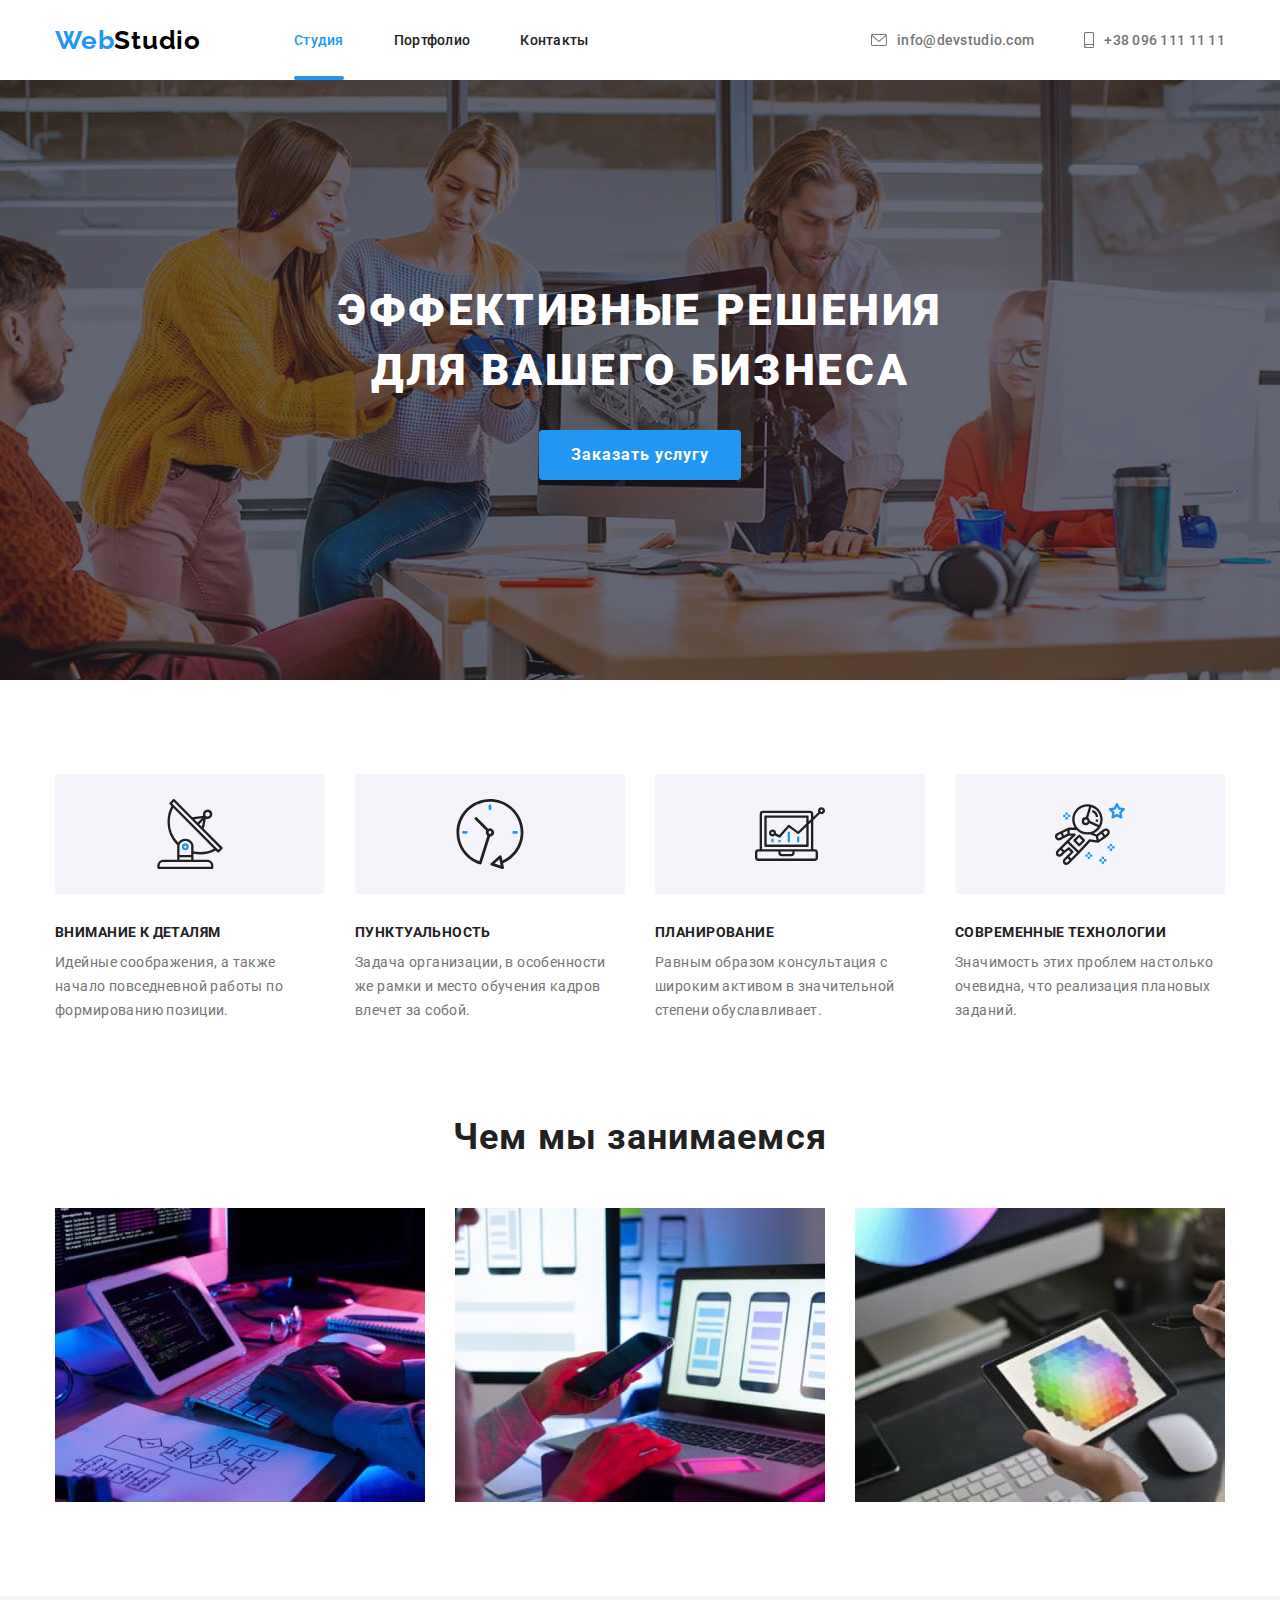
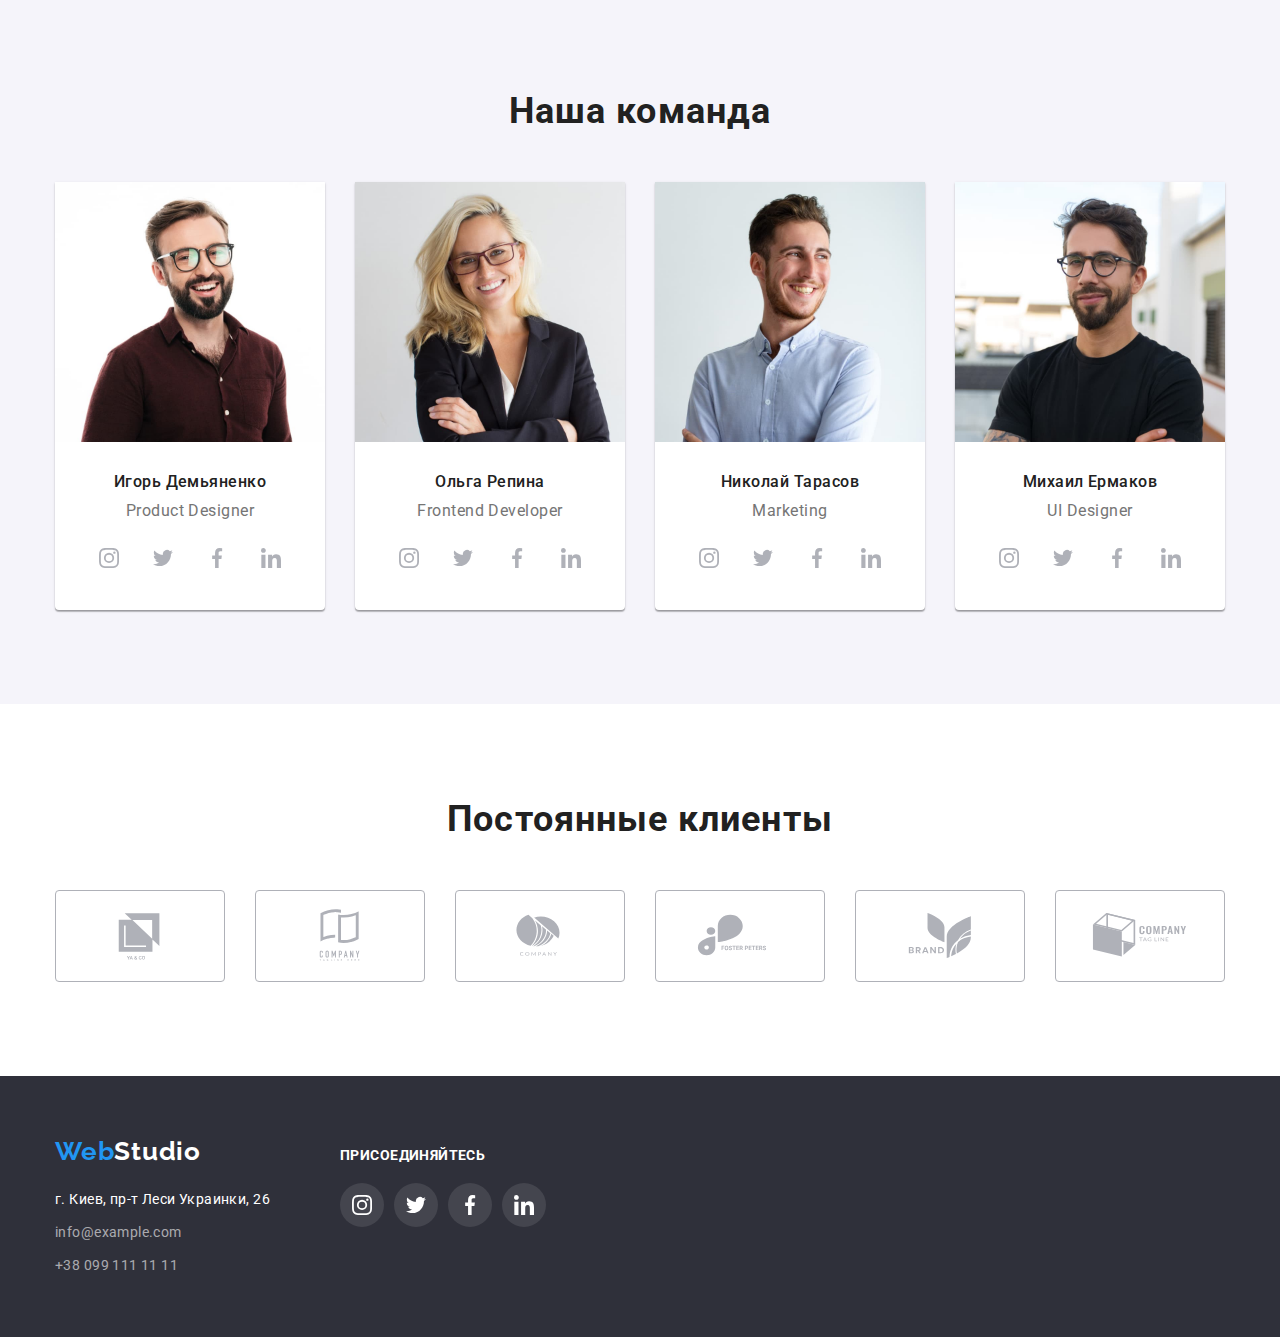
<file: index.html>
<!DOCTYPE html>
<html lang="ru">
  <head>
    <meta charset="UTF-8" />
    <meta http-equiv="X-UA-Compatible" content="IE=edge" />
    <meta name="viewport" content="width=device-width, initial-scale=1.0" />
    <title>WebStudio</title>
    <!-- Normalize start -->
    <link
      rel="stylesheet"
      href="https://cdnjs.cloudflare.com/ajax/libs/modern-normalize/1.1.0/modern-normalize.min.css"
    />
    <!-- Normalize end -->
    <!-- Fonts start -->
    <link rel="preconnect" href="https://fonts.googleapis.com" />
    <link rel="preconnect" href="https://fonts.gstatic.com" crossorigin />
    <link
      href="https://fonts.googleapis.com/css2?family=Raleway:wght@700&family=Roboto:wght@400;500;700;900&display=swap"
      rel="stylesheet"
    />
    <!-- Fonts end -->
    <!-- Custom styles start -->
    <link rel="stylesheet" href="./css/styles.css" />
    <!-- Custom styles end -->
  </head>

  <body>
    <!-- Header section -->
    <header>
      <div class="container header-container">
        <a class="header-logo logo link" href="./index.html"
          >Web<span class="span-header-logo">Studio</span></a
        >

        <nav class="header-nav">
          <ul class="header-nav-list list">
            <li class="header-nav-item">
              <a class="nav-link nav-link-current link" href="./index.html">Студия</a>
            </li>
            <li class="header-nav-item">
              <a class="nav-link link" href="./portfolio.html">Портфолио</a>
            </li>
            <li class="header-nav-item">
              <a class="nav-link link" href="#contacts">Контакты</a>
            </li>
          </ul>
        </nav>

        <ul class="header-list list">
          <li class="header-item">
            <a class="header-action link" href="mailto:info@devstudio.com">
              <svg class="header-icon" width="16" height="12">
                <use href="./images/icons/icons.svg#envelope"></use>
              </svg>
              info@devstudio.com</a
            >
          </li>
          <li class="header-item">
            <a class="header-action link" href="tel:+380961111111">
              <svg class="header-icon" width="10" height="16">
                <use href="./images/icons/icons.svg#smartphone"></use>
              </svg>
              +38 096 111 11 11</a
            >
          </li>
        </ul>
      </div>
    </header>
    <!-- Main section -->
    <main>
      <!-- Hero section -->
      <section class="hero hero-section">
        <div class="container">
          <h1 class="hero-title">Эффективные решения для вашего бизнеса</h1>
          <button class="hero-btn" type="button">Заказать услугу</button>
        </div>
      </section>
      <!-- Features section -->
      <section class="section">
        <div class="container">
          <h2 class="visually-hidden">Особенности</h2>
          <ul class="features-icon list">
            <li class="features-thumb">
              <svg class="" width="70" height="70">
                <use href="./images/icons/icons.svg#antenna"></use>
              </svg>
            </li>
            <li class="features-thumb">
              <svg class="" width="70" height="70">
                <use href="./images/icons/icons.svg#clock"></use>
              </svg>
            </li>
            <li class="features-thumb">
              <svg class="" width="70" height="70">
                <use href="./images/icons/icons.svg#diagram"></use>
              </svg>
            </li>
            <li class="features-thumb">
              <svg class="" width="70" height="70">
                <use href="./images/icons/icons.svg#astronaut"></use>
              </svg>
            </li>
          </ul>
          <ul class="features-list list">
            <li class="features-item">
              <h3 class="features-title">Внимание к деталям</h3>
              <p class="features-dsc">
                Идейные соображения, а также начало повседневной работы по формированию позиции.
              </p>
            </li>
            <li class="features-item">
              <h3 class="features-title">Пунктуальность</h3>
              <p class="features-dsc">
                Задача организации, в особенности же рамки и место обучения кадров влечет за собой.
              </p>
            </li>
            <li class="features-item">
              <h3 class="features-title">Планирование</h3>
              <p class="features-dsc">
                Равным образом консультация с широким активом в значительной степени обуславливает.
              </p>
            </li>
            <li class="features-item">
              <h3 class="features-title">Современные технологии</h3>
              <p class="features-dsc">
                Значимость этих проблем настолько очевидна, что реализация плановых заданий.
              </p>
            </li>
          </ul>
        </div>
      </section>
      <!-- What we are doing section -->
      <section class="section work-section">
        <div class="container">
          <h2 class="work-title title">Чем мы занимаемся</h2>
          <ul class="work-list list">
            <li>
              <img
                src="./images/index-html/box-1.jpg"
                alt="Программирование"
                width="370"
                height="294"
              />
            </li>
            <li>
              <img
                src="./images/index-html/box-2.jpg"
                alt="Адаптация сайта"
                width="370"
                height="294"
              />
            </li>
            <li>
              <img src="./images/index-html/box-3.jpg" alt="Вебдизайн" width="370" height="294" />
            </li>
          </ul>
        </div>
      </section>
      <!-- Our team section -->
      <section class="team section">
        <div class="container">
          <h2 class="team-title title">Наша команда</h2>
          <ul class="team-list list">
            <li>
              <div class="team-card">
                <img
                  class="team-photo"
                  src="./images/index-html/product-designer.jpg"
                  alt="Фото продакт дизайнера"
                  width="270"
                  height="260"
                />
                <h3 class="team-item-title">Игорь Демьяненко</h3>
                <p class="team-item-position" lang="en">Product Designer</p>
                <ul class="socials list">
                  <li class="socials-item">
                    <a
                      class="socials-link link"
                      href=""
                      target="_blank"
                      rel="noopener noreferrer"
                      aria-label="instagram"
                    >
                      <svg class="socials-icon" width="20" height="20">
                        <use href="./images/icons/icons.svg#instagram"></use>
                      </svg>
                    </a>
                  </li>
                  <li class="socials-item">
                    <a
                      class="socials-link link"
                      href=""
                      target="_blank"
                      rel="noopener noreferrer"
                      aria-label="twitter"
                    >
                      <svg class="socials-icon" width="20" height="20">
                        <use href="./images/icons/icons.svg#twitter"></use>
                      </svg>
                    </a>
                  </li>
                  <li class="socials-item">
                    <a
                      class="socials-link link"
                      href=""
                      target="_blank"
                      rel="noopener noreferrer"
                      aria-label="facebook"
                    >
                      <svg class="socials-icon" width="20" height="20">
                        <use href="./images/icons/icons.svg#facebook"></use>
                      </svg>
                    </a>
                  </li>
                  <li class="socials-item">
                    <a
                      class="socials-link link"
                      href=""
                      target="_blank"
                      rel="noopener noreferrer"
                      aria-label="linkedin"
                    >
                      <svg class="socials-icon" width="20" height="20">
                        <use href="./images/icons/icons.svg#linkedin"></use>
                      </svg>
                    </a>
                  </li>
                </ul>
              </div>
            </li>
            <li>
              <div class="team-card">
                <img
                  class="team-photo"
                  src="./images/index-html/frontend-developer.jpg"
                  alt="Фото фронтенд разработчика"
                  width="270"
                  height="260"
                />
                <h3 class="team-item-title">Ольга Репина</h3>
                <p class="team-item-position" lang="en">Frontend Developer</p>
                <ul class="socials list">
                  <li class="socials-item">
                    <a
                      class="socials-link link"
                      href=""
                      target="_blank"
                      rel="noopener noreferrer"
                      aria-label="instagram"
                    >
                      <svg class="socials-icon" width="20" height="20">
                        <use href="./images/icons/icons.svg#instagram"></use>
                      </svg>
                    </a>
                  </li>
                  <li class="socials-item">
                    <a
                      class="socials-link link"
                      href=""
                      target="_blank"
                      rel="noopener noreferrer"
                      aria-label="twitter"
                    >
                      <svg class="socials-icon" width="20" height="20">
                        <use href="./images/icons/icons.svg#twitter"></use>
                      </svg>
                    </a>
                  </li>
                  <li class="socials-item">
                    <a
                      class="socials-link link"
                      href=""
                      target="_blank"
                      rel="noopener noreferrer"
                      aria-label="facebook"
                    >
                      <svg class="socials-icon" width="20" height="20">
                        <use href="./images/icons/icons.svg#facebook"></use>
                      </svg>
                    </a>
                  </li>
                  <li class="socials-item">
                    <a
                      class="socials-link link"
                      href=""
                      target="_blank"
                      rel="noopener noreferrer"
                      aria-label="linkedin"
                    >
                      <svg class="socials-icon" width="20" height="20">
                        <use href="./images/icons/icons.svg#linkedin"></use>
                      </svg>
                    </a>
                  </li>
                </ul>
              </div>
            </li>
            <li>
              <div class="team-card">
                <img
                  class="team-photo"
                  src="./images/index-html/marketing.jpg"
                  alt="Фото маркетолога"
                  width="270"
                  height="260"
                />
                <h3 class="team-item-title">Николай Тарасов</h3>
                <p class="team-item-position" lang="en">Marketing</p>
                <ul class="socials list">
                  <li class="socials-item">
                    <a
                      class="socials-link link"
                      href=""
                      target="_blank"
                      rel="noopener noreferrer"
                      aria-label="instagram"
                    >
                      <svg class="socials-icon" width="20" height="20">
                        <use href="./images/icons/icons.svg#instagram"></use>
                      </svg>
                    </a>
                  </li>
                  <li class="socials-item">
                    <a
                      class="socials-link link"
                      href=""
                      target="_blank"
                      rel="noopener noreferrer"
                      aria-label="twitter"
                    >
                      <svg class="socials-icon" width="20" height="20">
                        <use href="./images/icons/icons.svg#twitter"></use>
                      </svg>
                    </a>
                  </li>
                  <li class="socials-item">
                    <a
                      class="socials-link link"
                      href=""
                      target="_blank"
                      rel="noopener noreferrer"
                      aria-label="facebook"
                    >
                      <svg class="socials-icon" width="20" height="20">
                        <use href="./images/icons/icons.svg#facebook"></use>
                      </svg>
                    </a>
                  </li>
                  <li class="socials-item">
                    <a
                      class="socials-link link"
                      href=""
                      target="_blank"
                      rel="noopener noreferrer"
                      aria-label="linkedin"
                    >
                      <svg class="socials-icon" width="20" height="20">
                        <use href="./images/icons/icons.svg#linkedin"></use>
                      </svg>
                    </a>
                  </li>
                </ul>
              </div>
            </li>
            <li>
              <div class="team-card">
                <img
                  class="team-photo"
                  src="./images/index-html/ui-designer.jpg"
                  alt="Фото UI дизайнера"
                  width="270"
                  height="260"
                />
                <h3 class="team-item-title">Михаил Ермаков</h3>
                <p class="team-item-position" lang="en">UI Designer</p>
                <ul class="socials list">
                  <li class="socials-item">
                    <a
                      class="socials-link link"
                      href=""
                      target="_blank"
                      rel="noopener noreferrer"
                      aria-label="instagram"
                    >
                      <svg class="socials-icon" width="20" height="20">
                        <use href="./images/icons/icons.svg#instagram"></use>
                      </svg>
                    </a>
                  </li>
                  <li class="socials-item">
                    <a
                      class="socials-link link"
                      href=""
                      target="_blank"
                      rel="noopener noreferrer"
                      aria-label="twitter"
                    >
                      <svg class="socials-icon" width="20" height="20">
                        <use href="./images/icons/icons.svg#twitter"></use>
                      </svg>
                    </a>
                  </li>
                  <li class="socials-item">
                    <a
                      class="socials-link link"
                      href=""
                      target="_blank"
                      rel="noopener noreferrer"
                      aria-label="facebook"
                    >
                      <svg class="socials-icon" width="20" height="20">
                        <use href="./images/icons/icons.svg#facebook"></use>
                      </svg>
                    </a>
                  </li>
                  <li class="socials-item">
                    <a
                      class="socials-link link"
                      href=""
                      target="_blank"
                      rel="noopener noreferrer"
                      aria-label="linkedin"
                    >
                      <svg class="socials-icon" width="20" height="20">
                        <use href="./images/icons/icons.svg#linkedin"></use>
                      </svg>
                    </a>
                  </li>
                </ul>
              </div>
            </li>
          </ul>
        </div>
      </section>
      <section class="section">
        <div class="container">
          <h2 class="clients-title title">Постоянные клиенты</h2>
          <ul class="clients-list list">
            <li class="clients-item">
              <a
                class="clients-link link"
                href=""
                target="_blank"
                rel="noopener noreferrer"
                aria-label="client-1"
              >
                <svg class="clients-icon" width="106" height="60">
                  <use href="./images/icons/icons.svg#client-1"></use>
                </svg>
              </a>
            </li>
            <li class="clients-item">
              <a
                class="clients-link link"
                href=""
                target="_blank"
                rel="noopener noreferrer"
                aria-label="client-2"
              >
                <svg class="clients-icon" width="106" height="60">
                  <use href="./images/icons/icons.svg#client-2"></use>
                </svg>
              </a>
            </li>
            <li class="clients-item">
              <a
                class="clients-link link"
                href=""
                target="_blank"
                rel="noopener noreferrer"
                aria-label="client-3"
              >
                <svg class="clients-icon" width="106" height="60">
                  <use href="./images/icons/icons.svg#client-3"></use>
                </svg>
              </a>
            </li>
            <li class="clients-item">
              <a
                class="clients-link link"
                href=""
                target="_blank"
                rel="noopener noreferrer"
                aria-label="client-4"
              >
                <svg class="clients-icon" width="106" height="60">
                  <use href="./images/icons/icons.svg#client-4"></use>
                </svg>
              </a>
            </li>
            <li class="clients-item">
              <a
                class="clients-link link"
                href=""
                target="_blank"
                rel="noopener noreferrer"
                aria-label="client-5"
              >
                <svg class="clients-icon" width="106" height="60">
                  <use href="./images/icons/icons.svg#client-5"></use>
                </svg>
              </a>
            </li>
            <li class="clients-item">
              <a
                class="clients-link link"
                href=""
                target="_blank"
                rel="noopener noreferrer"
                aria-label="client-6"
              >
                <svg class="clients-icon" width="106" height="60">
                  <use href="./images/icons/icons.svg#client-6"></use>
                </svg>
              </a>
            </li>
          </ul>
        </div>
      </section>
    </main>
    <!-- Footer section -->
    <footer class="footer" id="contacts">
      <div class="container">
        <div class="footer-box">
          <div class="footer-div">
            <a class="footer-logo logo link" href="./index.html"
              >Web<span class="span-footer-logo">Studio</span></a
            >

            <address>
              <ul class="list">
                <li>
                  <a
                    class="adress-link link"
                    href="https://goo.gl/maps/Vk6udsdynfZgzqQk8"
                    target="_blank"
                    rel="noopener noreferrer"
                    >г. Киев, пр-т Леси Украинки, 26</a
                  >
                </li>
                <li>
                  <a class="adress-mail link" href="mailto:info@example.com">info@example.com</a>
                </li>
                <li>
                  <a class="adress-phone link" href="tel:+380991111111">+38 099 111 11 11</a>
                </li>
              </ul>
            </address>
          </div>

          <div class="footer-div">
            <h2 class="footer-title">присоединяйтесь</h2>
            <ul class="socials list">
              <li>
                <a
                  class="socials-footer-link link"
                  href=""
                  target="_blank"
                  rel="noopener noreferrer"
                  aria-label="instagram"
                >
                  <svg class="social-footer-icon" width="20" height="20">
                    <use href="./images/icons/icons.svg#instagram"></use>
                  </svg>
                </a>
              </li>
              <li>
                <a
                  class="socials-footer-link link"
                  href=""
                  target="_blank"
                  rel="noopener noreferrer"
                  aria-label="twitter"
                >
                  <svg class="social-footer-icon" width="20" height="20">
                    <use href="./images/icons/icons.svg#twitter"></use>
                  </svg>
                </a>
              </li>
              <li>
                <a
                  class="socials-footer-link link"
                  href=""
                  target="_blank"
                  rel="noopener noreferrer"
                  aria-label="facebook"
                >
                  <svg class="social-footer-icon" width="20" height="20">
                    <use href="./images/icons/icons.svg#facebook"></use>
                  </svg>
                </a>
              </li>
              <li>
                <a
                  class="socials-footer-link link"
                  href=""
                  target="_blank"
                  rel="noopener noreferrer"
                  aria-label="linkedin"
                >
                  <svg class="social-footer-icon" width="20" height="20">
                    <use href="./images/icons/icons.svg#linkedin"></use>
                  </svg>
                </a>
              </li>
            </ul>
          </div>
        </div>
      </div>
    </footer>
  </body>
</html>
</file>
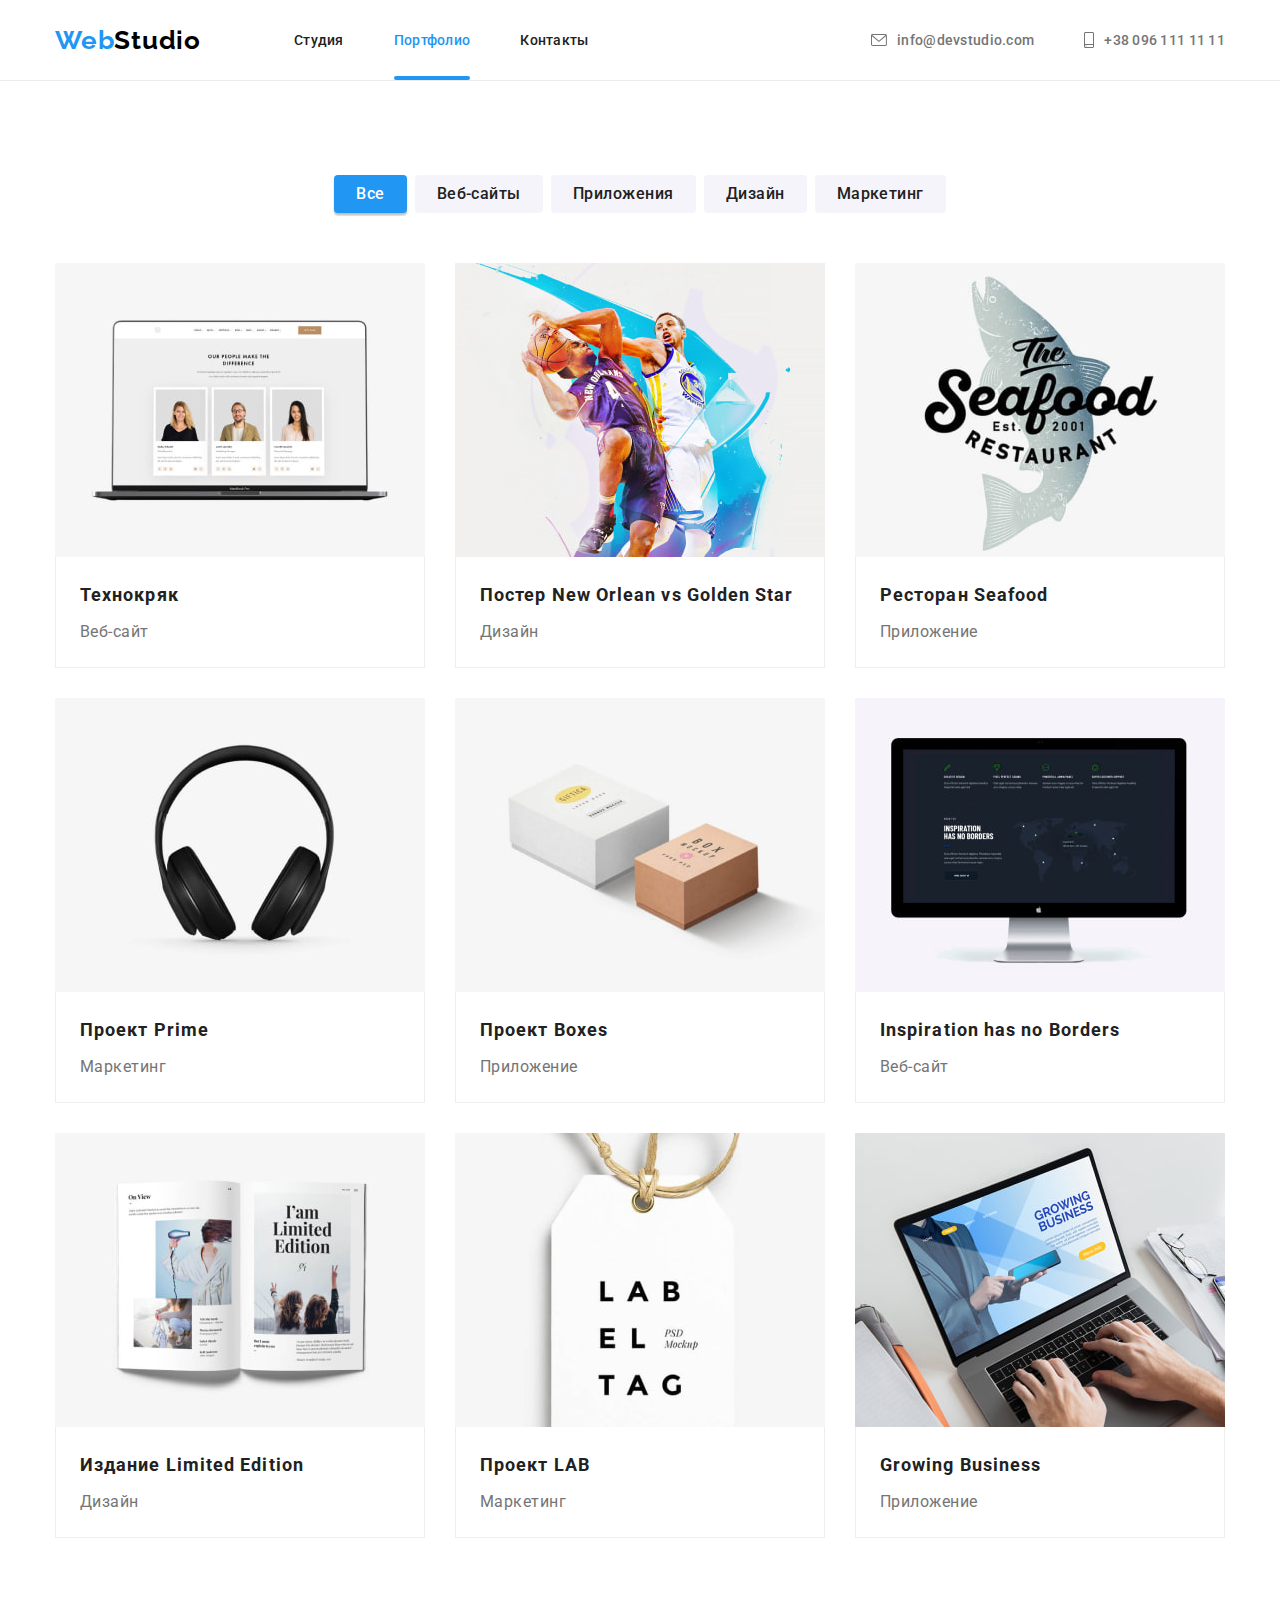
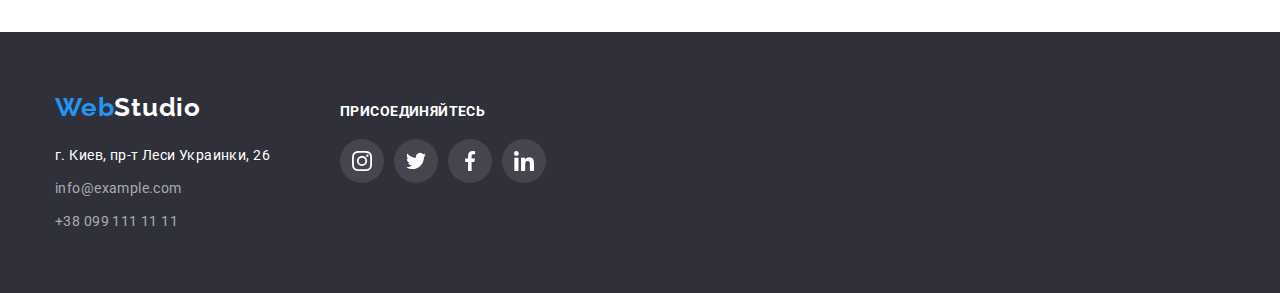
<file: portfolio.html>
<!DOCTYPE html>
<html lang="ru">
  <head>
    <meta charset="UTF-8" />
    <meta http-equiv="X-UA-Compatible" content="IE=edge" />
    <meta name="viewport" content="width=device-width, initial-scale=1.0" />
    <title>WebStudio</title>
    <!-- Normalize start -->
    <link
      rel="stylesheet"
      href="https://cdnjs.cloudflare.com/ajax/libs/modern-normalize/1.1.0/modern-normalize.min.css"
    />
    <!-- Normalize end -->
    <!-- Fonts stars -->
    <link rel="preconnect" href="https://fonts.googleapis.com" />
    <link rel="preconnect" href="https://fonts.gstatic.com" crossorigin />
    <link
      href="https://fonts.googleapis.com/css2?family=Raleway:wght@700&family=Roboto:wght@400;500;700;900&display=swap"
      rel="stylesheet"
    />
    <!-- Fonts end -->
    <!-- Custom styles start -->
    <link rel="stylesheet" href="./css/styles.css" />
    <!-- Custom styles end -->
  </head>
  <body>
    <!-- Header section -->
    <header>
      <div class="container header-container">
        <a class="header-logo logo link" href="./index.html"
          >Web<span class="span-header-logo">Studio</span></a
        >

        <nav class="header-nav">
          <ul class="header-nav-list list">
            <li class="header-nav-item">
              <a class="nav-link link" href="./index.html">Студия</a>
            </li>
            <li class="header-nav-item">
              <a class="nav-link nav-link-current link" href="./portfolio.html">Портфолио</a>
            </li>
            <li class="header-nav-item">
              <a class="nav-link link" href="#contacts">Контакты</a>
            </li>
          </ul>
        </nav>

        <ul class="header-list list">
          <li class="header-item">
            <a class="header-action link" href="mailto:info@devstudio.com">
              <svg class="header-icon" width="16" height="12">
                <use href="./images/icons/icons.svg#envelope"></use>
              </svg>
              info@devstudio.com</a
            >
          </li>
          <li class="header-item">
            <a class="header-action link" href="tel:+380961111111">
              <svg class="header-icon" width="10" height="16">
                <use href="./images/icons/icons.svg#smartphone"></use>
              </svg>
              +38 096 111 11 11</a
            >
          </li>
        </ul>
      </div>
    </header>
    <!-- Main section -->
    <main>
      <section class="main-section section">
        <div class="container">
          <!-- Filters -->
          <h1 class="visually-hidden">Проекты</h1>
          <ul class="filters-list list">
            <li><button class="project-btn project-btn-current btn" type="button">Все</button></li>
            <li><button class="project-btn btn" type="button">Веб-сайты</button></li>
            <li><button class="project-btn btn" type="button">Приложения</button></li>
            <li><button class="project-btn btn" type="button">Дизайн</button></li>
            <li><button class="project-btn btn" type="button">Маркетинг</button></li>
          </ul>
          <!-- Projects -->
          <h2 class="visually-hidden">Карточки проектов</h2>
          <ul class="projects-list list">
            <li class="projects-item">
              <a class="projects-link link" href="">
                <div class="overlay-wrapper">
                  <img
                    src="./images/portfolio-html/project-1.jpg"
                    alt="Ноутбук"
                    width="370"
                    height="294"
                  />
                  <div class="overlay">
                    <p class="overlay-text">
                      Ресурс предлагает комплексные предложения с разным уровнем функционала и
                      сервисов. Все это позволит посетителю получить исчерпывающие сведения
                      о&nbspкомпании или частном лице.
                    </p>
                  </div>
                </div>
                <div class="project-wrapper">
                  <h3 class="project-title">Технокряк</h3>
                  <p class="project-type">Веб-сайт</p>
                </div>
              </a>
            </li>
            <li class="projects-item">
              <a class="projects-link link" href="">
                <div class="overlay-wrapper">
                  <img
                    src="./images/portfolio-html/project-2.jpg"
                    alt="Постер с бейсболистами"
                    width="370"
                    height="294"
                  />
                  <div class="overlay">
                    <p class="overlay-text">
                      Ресурс предлагает комплексные предложения с разным уровнем функционала и
                      сервисов. Все это позволит посетителю получить исчерпывающие сведения
                      о&nbspкомпании или частном лице.
                    </p>
                  </div>
                </div>
                <div class="project-wrapper">
                  <h3 class="project-title">
                    Постер <span lang="en">New Orlean vs Golden Star</span>
                  </h3>
                  <p class="project-type">Дизайн</p>
                </div>
              </a>
            </li>
            <li class="projects-item">
              <a class="projects-link link" href="">
                <div class="overlay-wrapper">
                  <img
                    src="./images/portfolio-html/project-3.jpg"
                    alt="Лого ресторана"
                    width="370"
                    height="294"
                  />
                  <div class="overlay">
                    <p class="overlay-text">
                      Ресурс предлагает комплексные предложения с разным уровнем функционала и
                      сервисов. Все это позволит посетителю получить исчерпывающие сведения
                      о&nbspкомпании или частном лице.
                    </p>
                  </div>
                </div>
                <div class="project-wrapper">
                  <h3 class="project-title">Ресторан <span lang="en">Seafood</span></h3>
                  <p class="project-type">Приложение</p>
                </div>
              </a>
            </li>
            <li class="projects-item">
              <a class="projects-link link" href="">
                <div class="overlay-wrapper">
                  <img
                    src="./images/portfolio-html/project-4.jpg"
                    alt="Наушники"
                    width="370"
                    height="294"
                  />
                  <div class="overlay">
                    <p class="overlay-text">
                      Ресурс предлагает комплексные предложения с разным уровнем функционала и
                      сервисов. Все это позволит посетителю получить исчерпывающие сведения
                      о&nbspкомпании или частном лице.
                    </p>
                  </div>
                </div>
                <div class="project-wrapper">
                  <h3 class="project-title">Проект <span lang="en">Prime</span></h3>
                  <p class="project-type">Маркетинг</p>
                </div>
              </a>
            </li>
            <li class="projects-item">
              <a class="projects-link link" href="">
                <div class="overlay-wrapper">
                  <img
                    src="./images/portfolio-html/project-5.jpg"
                    alt="Две коробки"
                    width="370"
                    height="294"
                  />
                  <div class="overlay">
                    <p class="overlay-text">
                      Ресурс предлагает комплексные предложения с разным уровнем функционала и
                      сервисов. Все это позволит посетителю получить исчерпывающие сведения
                      о&nbspкомпании или частном лице.
                    </p>
                  </div>
                </div>
                <div class="project-wrapper">
                  <h3 class="project-title">Проект <span lang="en">Boxes</span></h3>
                  <p class="project-type">Приложение</p>
                </div>
              </a>
            </li>
            <li class="projects-item">
              <div class="overlay-wrapper">
              <a class="projects-link link" href="">
                <img
                  src="./images/portfolio-html/project-6.jpg"
                  alt="Монитор"
                  width="370"
                  height="294"
                />
                <div class="overlay">
                    <p class="overlay-text">
                      Ресурс предлагает комплексные предложения с разным уровнем функционала и
                      сервисов. Все это позволит посетителю получить исчерпывающие сведения
                      о&nbspкомпании или частном лице.
                    </p>
                  </div>
                </div>
                <div class="project-wrapper">
                  <h3 class="project-title" lang="en">Inspiration has no Borders</h3>
                  <p class="project-type">Веб-сайт</p>
                </div>
              </a>
            </li>
            <li class="projects-item">
              <a class="projects-link link" href="">
                <div class="overlay-wrapper">
                <img
                  src="./images/portfolio-html/project-7.jpg"
                  alt="Разворот журнала"
                  width="370"
                  height="294"
                />
                <div class="overlay">
                    <p class="overlay-text">
                      Ресурс предлагает комплексные предложения с разным уровнем функционала и
                      сервисов. Все это позволит посетителю получить исчерпывающие сведения
                      о&nbspкомпании или частном лице.
                    </p>
                  </div>
                </div>
                <div class="project-wrapper">
                  <h3 class="project-title">Издание <span lang="en">Limited Edition</span></h3>
                  <p class="project-type">Дизайн</p>
                </div>
              </a>
            </li>
            <li class="projects-item">
              <a class="projects-link link" href="">
                <div class="overlay-wrapper">
                <img
                  src="./images/portfolio-html/project-8.jpg"
                  alt="Ярлык"
                  width="370"
                  height="294"
                />
                <div class="overlay">
                    <p class="overlay-text">
                      Ресурс предлагает комплексные предложения с разным уровнем функционала и
                      сервисов. Все это позволит посетителю получить исчерпывающие сведения
                      о&nbspкомпании или частном лице.
                    </p>
                  </div>
                  </div>
                <div class="project-wrapper">
                  <h3 class="project-title">Проект <span>LAB</span></h3>
                  <p class="project-type">Маркетинг</p>
                </div>
              </a>
            </li>
            <li class="projects-item">
              <a class="projects-link link" href="">
                <div class="overlay-wrapper">
                <img
                  src="./images/portfolio-html/project-9.jpg"
                  alt="Печать на ноутбуке"
                  width="370"
                  height="294"
                />
                <div class="overlay">
                    <p class="overlay-text">
                      Ресурс предлагает комплексные предложения с разным уровнем функционала и
                      сервисов. Все это позволит посетителю получить исчерпывающие сведения
                      о&nbspкомпании или частном лице.
                    </p>
                  </div>
                  </div>
                <div class="project-wrapper">
                  <h3 class="project-title" lang="en">Growing Business</h3>
                  <p class="project-type">Приложение</p>
                </div>
              </a>
            </li>
          </ul>
        </div>
      </section>
    </main>
    <!-- Footer section -->
    <footer class="footer" id="contacts">
      <div class="container">
        <div class="footer-box">
          <div class="footer-div">
            <a class="footer-logo logo link" href="./index.html"
              >Web<span class="span-footer-logo">Studio</span></a
            >

            <address>
              <ul class="list">
                <li>
                  <a
                    class="adress-link link"
                    href="https://goo.gl/maps/Vk6udsdynfZgzqQk8"
                    target="_blank"
                    rel="noopener noreferrer"
                    >г. Киев, пр-т Леси Украинки, 26</a
                  >
                </li>
                <li>
                  <a class="adress-mail link" href="mailto:info@example.com">info@example.com</a>
                </li>
                <li>
                  <a class="adress-phone link" href="tel:+380991111111">+38 099 111 11 11</a>
                </li>
              </ul>
            </address>
          </div>

          <div class="footer-div">
            <h2 class="footer-title">присоединяйтесь</h2>
            <ul class="socials list">
              <li>
                <a
                  class="socials-footer-link link"
                  href=""
                  target="_blank"
                  rel="noopener noreferrer"
                  aria-label="instagram"
                >
                  <svg class="social-footer-icon" width="20" height="20">
                    <use href="./images/icons/icons.svg#instagram"></use>
                  </svg>
                </a>
              </li>
              <li>
                <a
                  class="socials-footer-link link"
                  href=""
                  target="_blank"
                  rel="noopener noreferrer"
                  aria-label="twitter"
                >
                  <svg class="social-footer-icon" width="20" height="20">
                    <use href="./images/icons/icons.svg#twitter"></use>
                  </svg>
                </a>
              </li>
              <li>
                <a
                  class="socials-footer-link link"
                  href=""
                  target="_blank"
                  rel="noopener noreferrer"
                  aria-label="facebook"
                >
                  <svg class="social-footer-icon" width="20" height="20">
                    <use href="./images/icons/icons.svg#facebook"></use>
                  </svg>
                </a>
              </li>
              <li>
                <a
                  class="socials-footer-link link"
                  href=""
                  target="_blank"
                  rel="noopener noreferrer"
                  aria-label="linkedin"
                >
                  <svg class="social-footer-icon" width="20" height="20">
                    <use href="./images/icons/icons.svg#linkedin"></use>
                  </svg>
                </a>
              </li>
            </ul>
          </div>
        </div>
      </div>
    </footer>
  </body>
</html>
</file>
<file: css/styles.css>
/* цвет основного текста #757575 */
/* цвет заготовков #212121 */
/* акцентный цвет #2196F3 */
/* основной цвет фона #E5E5E5 */
/* вторичный цвет фона #F5F4FA */
/* акцентный цвет фона #2F303A */


/* Color palette */
:root {
    /* fonts */
    --main-font: 'Roboto', sans-serif;
    --secondary-font: 'Raleway', sans-serif;

    /* text colors */
    --text-color: #757575;
    --title-color: #212121;

    /* background colors */
    --background-color: #F5F4FA;
    --accent-background-color: #2F303A;

    /* others */
    --accent-color: #2196F3;
    --black-color: #000000;
    --white-color: #FFFFFF;
    --icons-color: #AFB1B8;
    --hero-background-color: #C4C4C4;
    --animation: 250ms cubic-bezier(0.4, 0, 0.2, 1);
    --backdrop-color: rgba(0, 0, 0, 0.2);
    --overlay-color: rgba(33, 150, 243, 0.9);
}

/* Body */
body {
    color: var(--text-color);
    font-family: var(--main-font);
}

/* reset styles */
h1, 
h2,
h3,
h4,
h5,
h6,
p {
    margin: 0;
}

a,
img {
    display: block;
}

img {
    min-width: 100%;
    height: 100%;
}

.link {
    text-decoration: none;
    color: inherit;
}

.list {
    padding: 0;
    margin: 0;

    list-style: none;
}

/* base styles */
.section {
    padding-top: 94px;
    padding-bottom: 94px;
}

.container {
    width: 1200px;
    padding-left: 15px;
    padding-right: 15px;
    margin-left: auto;
    margin-right: auto;
}

.btn {
    font-family: inherit;
    font-weight: 500;
    font-size: 16px;
    line-height: calc(26 / 16);
    letter-spacing: 0.03em;
    border: none;
    cursor: pointer;
}

.title {
    font-weight: 700;
    font-size: 36px;
    line-height: calc(42 / 36);
    letter-spacing: 0.03em;
}

.logo {
    font-family: var(--secondary-font);
    font-weight: 700;
    font-size: 26px;
    line-height: calc(31 / 26);
    letter-spacing: 0.03em;

}

.visually-hidden {
    position: absolute;
    width: 1px;
    height: 1px;
    margin: -1px;
    border: 0;
    padding: 0;

    white-space: nowrap;
    clip-path: inset(100%);
    clip: rect(0 0 0 0);
    overflow: hidden;
}

/* < !-- Header section --> */
.header-container {
    display: flex;
    align-items: center;
}

.header-logo {
    margin-right: 93px;
    color: var(--accent-color);
}

.span-header-logo {
    color: var(--black-color);
}

.header-nav-list,
.header-list {
    display: flex;
    gap: 50px;
}

.header-nav {
    margin-right: auto;
}

/* .header-nav-item,
.header-item {
    margin-right: 50px;
}

.header-nav-item:last-child,
.header-item:last-child {
    margin-right: 0;
} */

.nav-link,
.header-action {
    padding-top: 32px;
    padding-bottom: 32px;

    color: var(--title-color);
    font-weight: 500;
    font-size: 14px;
    line-height: calc(16 / 14);
    letter-spacing: 0.02em;

    transition: color var(--animation);
}

.header-action {
display: flex;
align-items: center;
justify-content: center;
gap: 10px;

    color: var(--text-color);
}

.nav-link:hover,
.nav-link:focus,
.header-action:hover,
.header-action:focus {
    color: var(--accent-color);
}

.nav-link-current {
position: relative;

    color: var(--accent-color);
}

.nav-link-current::after {
    content: '';
    position: absolute;
    bottom: 0px;
    left: 0;

    display: block;
    width: 100%;
    height: 4px;

    border-radius: 2px;
    background-color: var(--accent-color);
}

/* Main */
/* Hero section */
.hero {
    max-width: 1600px;
    height: 600px;
    background-color: var(--hero-background-color);
    margin-right: auto;
    margin-left: auto;

    background-image: linear-gradient(to right,
            rgba(47, 48, 58, 0.4),
            rgba(47, 48, 58, 0.4)), url(../images/index-html/hero.jpg);
    background-repeat: no-repeat;
    background-position: center;
    background-size: cover;
}

.hero-section {
    padding-top: 200px;
    padding-bottom: 200px;
}

.hero-title {
    width: 696px;
    margin-left: auto;
    margin-right: auto;
    margin-bottom: 30px;

    color: var(--white-color);
    font-style: normal;
    font-weight: 900;
    font-size: 44px;
    line-height: calc(60 / 44);
    letter-spacing: 0.06em;
    text-transform: uppercase;
    text-align: center;
}

.hero-btn {
    display: block;
    min-width: 200px;
    min-height: 50px;
    padding: 10px 32px;
    margin-left: auto;
    margin-right: auto;


    background-color: var(--accent-color);
    cursor: pointer;
    color: var(--white-color);
    font-family: inherit;
    font-weight: 700;
    font-size: 16px;
    line-height: calc(30 / 16);
    letter-spacing: 0.06em;

    border: none;
    box-shadow: 0px 4px 4px rgba(0, 0, 0, 0.15);
    border-radius: 4px;

    transition: background-color var(--animation);
}

.hero-btn:hover,
.hero-btn:focus {
    background-color: #188CE8;
}

/* Features section */
.features-list {
    display: flex;
    gap: 30px;
}

.features-item {
    min-width: 270px;
}

.features-title,
.work-title,
.team-title,
.team-item-title,
.clients-title {
    color: var(--title-color);
}

.features-title {
    margin-bottom: 10px;

    font-weight: 700;
    font-size: 14px;
    line-height: calc(16 / 14);
    letter-spacing: 0.03em;
    text-transform: uppercase;
}

.features-dsc {
    font-size: 14px;
    line-height: calc(24 / 14);
    letter-spacing: 0.03em;
    font-weight: 400;
}

/* What we are doing section */
.work-section {
    padding-top: 0;
}

.work-title {
    margin-bottom: 50px;
    text-align: center;
}

.work-list {
    display: flex;
    gap: 30px;
}

.work-overlay {
    position: relative;
}

.work-description {
    position: absolute;
    bottom: 0;
    width: 370px;
    padding-top: 27px;
    padding-bottom: 27px;

    background-color: rgba(47, 48, 58, 0.8);
}

.work-text {
    font-weight: 700;
    font-size: 14px;
    line-height: calc(16 / 14);
    text-align: center;
    letter-spacing: 0.03em;
    text-transform: uppercase;
    color: #FFFFFF;
}

/* Our team section */
.team {
    background-color: var(--background-color)
}

.team-title,
.clients-title {
    margin-bottom: 50px;
    text-align: center;
}

.team-list {
    display: flex;
    gap: 30px;
}


.team-card {
    flex-basis: 270px;
    padding-bottom: 30px;

    background-color: var(--white-color);
    box-shadow: 0px 1px 3px rgba(0, 0, 0, 0.12), 0px 1px 1px rgba(0, 0, 0, 0.14), 0px 2px 1px rgba(0, 0, 0, 0.2);
    border-radius: 0px 0px 4px 4px;
}

.team-photo {
    margin-bottom: 30px;
    margin-left: auto;
    margin-right: auto;
}

.team-item-title {
    margin-bottom: 10px;

    font-weight: 500;
    font-size: 16px;
    line-height: calc(19 / 16);
    letter-spacing: 0.03em;
    text-align: center;
}

.team-item-position {
    font-size: 16px;
    line-height: calc(19 / 16);
    letter-spacing: 0.03em;
    font-weight: 400;
    text-align: center;

    margin-bottom: 16px;
}

/* Footer */
.footer {
    padding-top: 60px;
    padding-bottom: 60px;

    background-color: var(--accent-background-color);
}

.footer-box {
    display: flex;
    align-items: baseline;
    gap: 70px;
}

.footer-logo {
    margin-bottom: 20px;
    color: var(--accent-color);
}

.span-footer-logo {
    color: var(--white-color);
}

.adress-link {
    color: var(--white-color);
    font-style: normal;
}

.adress-mail,
.adress-phone {
    color: rgba(255, 255, 255, 0.6);
    font-style: normal;
}

.adress-link:hover,
.adress-mail:hover,
.adress-phone:hover,
.adress-link:focus,
.adress-mail:focus,
.adress-phone:focus {
    color: var(--accent-color);
}

.adress-link,
.adress-mail,
.adress-phone {
    font-size: 14px;
    line-height: calc(24 / 14);
    letter-spacing: 0.03em;
    transition: color var(--animation);
}

.adress-link,
.adress-mail {
    margin-bottom: 9px;
}

.footer-title {
    font-family: 'Roboto';
    font-style: normal;
    font-weight: 700;
    font-size: 14px;
    line-height: calc(16 / 14);
    letter-spacing: 0.03em;
    text-transform: uppercase;

    color: var(--white-color);

    margin-bottom: 20px;
}

/* PORTFOLIO */
/* Main section */

.main-section {
    border-top: 1px solid #ECECEC;
}

/* Filters */
.filters-list {
    display: flex;
    gap: 8px;
    justify-content: center;
    margin-bottom: 50px;
}

.project-btn {
    min-height: 38px;
    padding: 6px 22px;

    color: var(--title-color);
    background-color: var(--background-color);

    border-radius: 4px;

    transition: color var(--animation), background-color var(--animation), box-shadow var(--animation);
}

.project-btn-current {
    color: var(--white-color);
    background-color: var(--accent-color);

    box-shadow: 0px 3px 1px rgba(0, 0, 0, 0.1), 0px 1px 2px rgba(0, 0, 0, 0.08), 0px 2px 2px rgba(0, 0, 0, 0.12);
}

.project-btn:hover,
.project-btn:focus {
    color: var(--white-color);
    background-color: var(--accent-color);
    box-shadow: 0px 3px 1px rgba(0, 0, 0, 0.1), 0px 1px 2px rgba(0, 0, 0, 0.08), 0px 2px 2px rgba(0, 0, 0, 0.12);
}

/* Projects */
.projects-list {
    display: flex;
    gap: 30px;
    flex-wrap: wrap;
}

.overlay-wrapper {
    position: relative;
    
    overflow: hidden;
}

.overlay {
    position: absolute;
    top: 0;
    left: 0;

    transform: translateY(100%);

    display: flex;
    align-items: center;
    justify-content: center;

    width: 100%;
    height: 100%;
    padding: 63px 24px;

    background-color: var(--overlay-color);

    transition: transform var(--animation);
}

.overlay-text {
    font-weight: 400;
    font-size: 18px;
    line-height: calc(28 / 18);
    letter-spacing: 0.03em;

    color: var(--white-color);

    user-select: none;
}

.projects-link {
    transition: box-shadow var(--animation);
}

.projects-link:hover .overlay{
    transform: translateY(0%);
}

.projects-link:hover,
.projects-link:focus {
    box-shadow: 0px 1px 1px rgba(0, 0, 0, 0.12), 0px 4px 4px rgba(0, 0, 0, 0.06), 1px 4px 6px rgba(0, 0, 0, 0.16);
}

.project-wrapper {
    padding-top: 20px;
    padding-bottom: 20px;
    padding-left: 24px;
    flex-basis: 370px;
    border: 1px solid #EEEEEE;
    border-top: none;
}

.project-title {
    margin-bottom: 4px;

    color: var(--title-color);
    font-weight: 700;
    font-size: 18px;
    line-height: calc(36 / 18);
    letter-spacing: 0.06em;
}

.project-type {
    font-size: 16px;
    line-height: calc(30 / 16);
    letter-spacing: 0.03em;
    font-weight: 400;
}

/* Socials icons */
.socials {
    display: flex;
    align-items: center;
    justify-content: center;
    gap: 10px;
}

.socials-link {
    display: flex;
    align-items: center;
    justify-content: center;

    width: 44px;
    height: 44px;

    color: var(--icons-color);
    background-color: var(--white-color);
    border-radius: 50%;

    transition: background-color var(--animation), color var(--animation);
}

.socials-icon {
    fill: currentColor;
}

.socials-link:hover,
.socials-link:focus,
.socials-footer-link:hover,
.socials-footer-link:focus {
    background-color: var(--accent-color);
    color: var(--white-color);
}


/* спосіб з вказанням fill для іконки */
/* .socials-icon {
    fill: var(--icons-color);
} 
.socials-link:hover {
    background-color: var(--accent-color);
}

.socials-link:hover .socials-icon {
    fill: var(--white-color);
} */

/* Header icons */
.header-icon {
    fill: currentColor;
}

/* Footer icons */

.socials-footer-link {
    display: flex;
    align-items: center;
    justify-content: center;
    
    width: 44px;
    height: 44px;

    color: var(--white-color);
    background-color: rgba(255, 255, 255, 0.1);
    border-radius: 50%;

    transition: background-color var(--animation), color var(--animation);
}

.social-footer-icon {
    fill: currentColor;
}

/* Features icons */
.features-icon {
    display: flex;
    align-items: center;
    justify-content: center;
    gap: 30px;

    margin-bottom: 30px;
}

.features-thumb {
    display: flex;
    align-items: center;
    justify-content: center;

    width: 270px;
    height: 120px;

    background-color: var(--background-color);
    border-radius: 4px;
}

/* Clients icons */
.clients-list {
    display: flex;
    align-items: center;
    justify-content: center;
    gap: 30px;
}

.clients-link {
    display: flex;
    align-items: center;
    justify-content: center;

    width: 170px;
    height: 92px;

    color: var(--icons-color);
    border: 1px solid;
    border-radius: 4px;

    transition: color var(--animation);
}

.clients-icon {
    fill: currentColor;
}

.clients-link:hover,
.clients-link:focus {
    color: var(--accent-color);
}

/* Modal window */
.backdrop {
    position: fixed;
    top: 0;
    left: 0;
    z-index: 1000;

    width: 100%;
    height: 100%;

    background-color: var(--backdrop-color);

    transition: opacity var(--animation), visibility var(--animation);
}

.backdrop.is-hidden {
    opacity: 0;
    visibility: hidden;
    pointer-events: none;
    
}

.modal {
    position: absolute;
    top: 50%;
    left: 50%;
    transform: translate(-50%, -50%) scale(1);

    width: 528px;
    height: 581px;

    background-color: var(--white-color);
    border-radius: 4px;
    box-shadow: 0px 1px 3px rgba(0, 0, 0, 0.12), 0px 1px 1px rgba(0, 0, 0, 0.14), 0px 2px 1px rgba(0, 0, 0, 0.2);

    transition: transform var(--animation) 150ms, opacity var(--animation) 150ms, scale var(--animation) 150ms;
}

.backdrop.is-hidden .modal {
    opacity: 0;
    transform: translate(-50%, -50%) scale(0.3);
}

.modal-btn {
    position: absolute;
    top: 8px;
    right: 8px;

    display: flex;
    align-items: center;
    justify-content: center;
    width: 30px;
    height: 30px;
    padding: 0;

    border-radius: 50%;
    border: 1px solid rgba(0, 0, 0, 0.1);
    background-color: transparent;
    cursor: pointer
}
</file>
